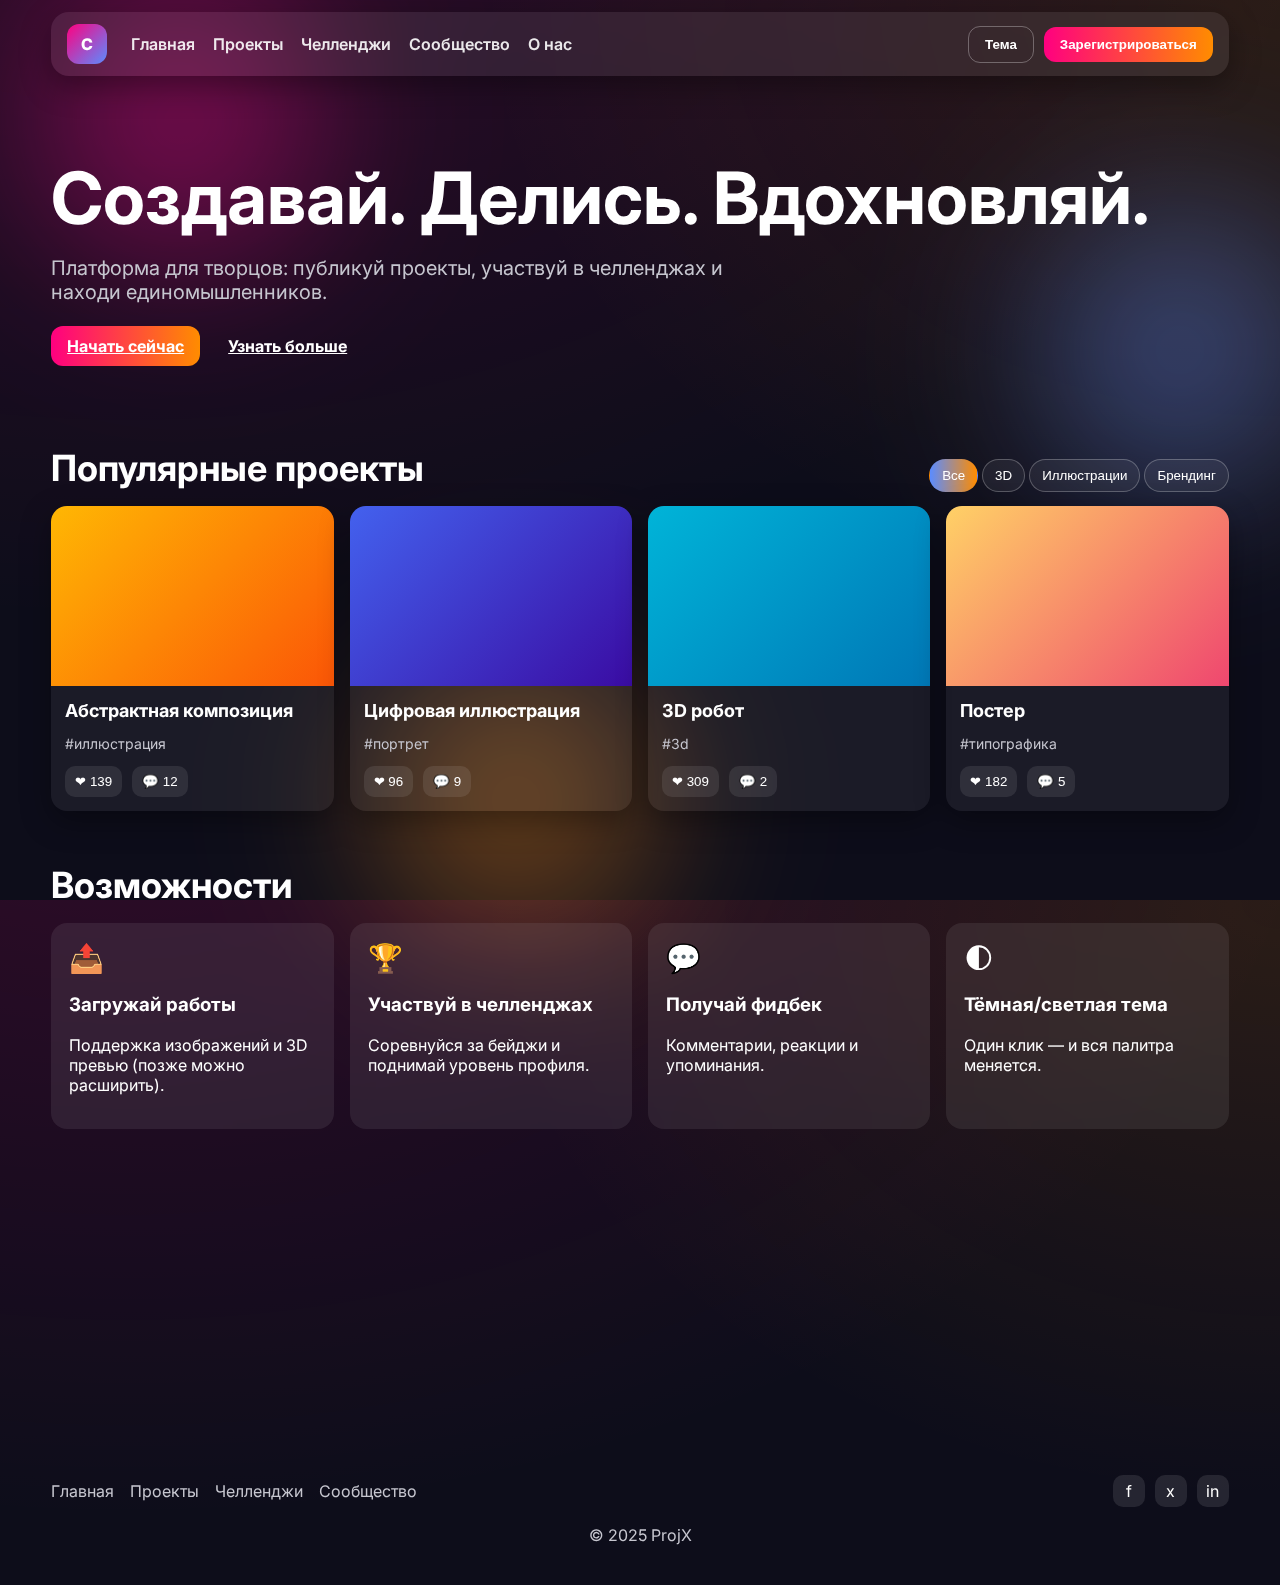
<file: index.html>
<!doctype html>
<html lang="ru">
<head>
  <meta charset="utf-8" />
  <meta name="viewport" content="width=device-width, initial-scale=1" />
  <title> ProjX  — Создавай. Делись. Вдохновляй.</title>
  <link rel="preconnect" href="https://fonts.googleapis.com">
  <link rel="preconnect" href="https://fonts.gstatic.com" crossorigin>
  <link href="https://fonts.googleapis.com/css2?family=Inter:wght@400;600;800&display=swap" rel="stylesheet">
  <link rel="stylesheet" href="styles.css" />
</head>
<body>
  <!-- Floating background blobs -->
  <div class="blob b1"></div>
  <div class="blob b2"></div>
  <div class="blob b3"></div>

  <header class="container glass">
    <div class="logo">C</div>
    <nav class="nav">
      <a href="#home">Главная</a>
      <a href="#projects">Проекты</a>
      <a href="#challenges">Челленджи</a>
      <a href="#community">Сообщество</a>
      <a href="#about">О нас</a>
    </nav>
    <div class="actions">
      <button id="themeToggle" class="btn btn-outline" aria-label="Переключить тему">Тема</button>
      <button class="btn btn-primary">Зарегистрироваться</button>
      <button class="menu" aria-label="Меню">☰</button>
    </div>
  </header>

  <main id="home" class="container">
    <section class="hero reveal">
      <h1>Создавай. Делись. Вдохновляй.</h1>
      <p class="sub">Платформа для творцов: публикуй проекты, участвуй в челленджах и находи единомышленников.</p>
      <div class="cta">
        <a href="#projects" class="btn btn-primary">Начать сейчас</a>
        <a href="#features" class="btn btn-ghost">Узнать больше</a>
      </div>
    </section>

    <section id="projects" class="section reveal">
      <div class="section-head">
        <h2>Популярные проекты</h2>
        <div class="filters">
          <button class="chip active">Все</button>
          <button class="chip">3D</button>
          <button class="chip">Иллюстрации</button>
          <button class="chip">Брендинг</button>
        </div>
      </div>
      <div class="grid cards" id="projectGrid">
        <!-- Cards get populated by JS from /assets/projects.json OR fallback below -->
        <article class="card">
          <div class="thumb gradient g1" role="img" aria-label="Абстрактная композиция"></div>
          <div class="card-body">
            <h3>Абстрактная композиция</h3>
            <p class="meta">#иллюстрация</p>
            <div class="card-actions">
              <button class="icon-btn" aria-label="Нравится">❤ <span>139</span></button>
              <button class="icon-btn" aria-label="Комментарии">💬 <span>12</span></button>
            </div>
          </div>
        </article>
        <article class="card">
          <div class="thumb gradient g2" role="img" aria-label="Цифровая иллюстрация"></div>
          <div class="card-body">
            <h3>Цифровая иллюстрация</h3>
            <p class="meta">#портрет</p>
            <div class="card-actions">
              <button class="icon-btn">❤ <span>96</span></button>
              <button class="icon-btn">💬 <span>9</span></button>
            </div>
          </div>
        </article>
        <article class="card">
          <div class="thumb gradient g3" role="img" aria-label="3D робот"></div>
          <div class="card-body">
            <h3>3D робот</h3>
            <p class="meta">#3d</p>
            <div class="card-actions">
              <button class="icon-btn">❤ <span>309</span></button>
              <button class="icon-btn">💬 <span>2</span></button>
            </div>
          </div>
        </article>
        <article class="card">
          <div class="thumb gradient g4" role="img" aria-label="Постер"></div>
          <div class="card-body">
            <h3>Постер</h3>
            <p class="meta">#типографика</p>
            <div class="card-actions">
              <button class="icon-btn">❤ <span>182</span></button>
              <button class="icon-btn">💬 <span>5</span></button>
            </div>
          </div>
        </article>
      </div>
    </section>

    <section id="features" class="section reveal">
      <h2>Возможности</h2>
      <div class="grid features">
        <div class="feature glass">
          <div class="icon">📤</div>
          <h3>Загружай работы</h3>
          <p>Поддержка изображений и 3D превью (позже можно расширить).</p>
        </div>
        <div class="feature glass">
          <div class="icon">🏆</div>
          <h3>Участвуй в челленджах</h3>
          <p>Соревнуйся за бейджи и поднимай уровень профиля.</p>
        </div>
        <div class="feature glass">
          <div class="icon">💬</div>
          <h3>Получай фидбек</h3>
          <p>Комментарии, реакции и упоминания.</p>
        </div>
        <div class="feature glass">
          <div class="icon">🌓</div>
          <h3>Тёмная/светлая тема</h3>
          <p>Один клик — и вся палитра меняется.</p>
        </div>
      </div>
    </section>

    <section class="testimonial reveal">
      <div class="avatar"></div>
      <blockquote>Эта платформа помогла мне представить свои работы широкой аудитории и вдохновилась от других творческих людей.</blockquote>
      <cite>— Анастасия Волкова</cite>
    </section>
  </main>

  <footer class="container">
    <nav class="footer-nav">
      <a href="#home">Главная</a>
      <a href="#projects">Проекты</a>
      <a href="#challenges">Челленджи</a>
      <a href="#community">Сообщество</a>
    </nav>
    <div class="socials">
      <a href="#" aria-label="Facebook">f</a>
      <a href="#" aria-label="Twitter">x</a>
      <a href="#" aria-label="LinkedIn">in</a>
    </div>
    <p class="copy">© 2025 ProjX </p>
  </footer>

  <script src="app.js"></script>
</body>
</html>
</file>
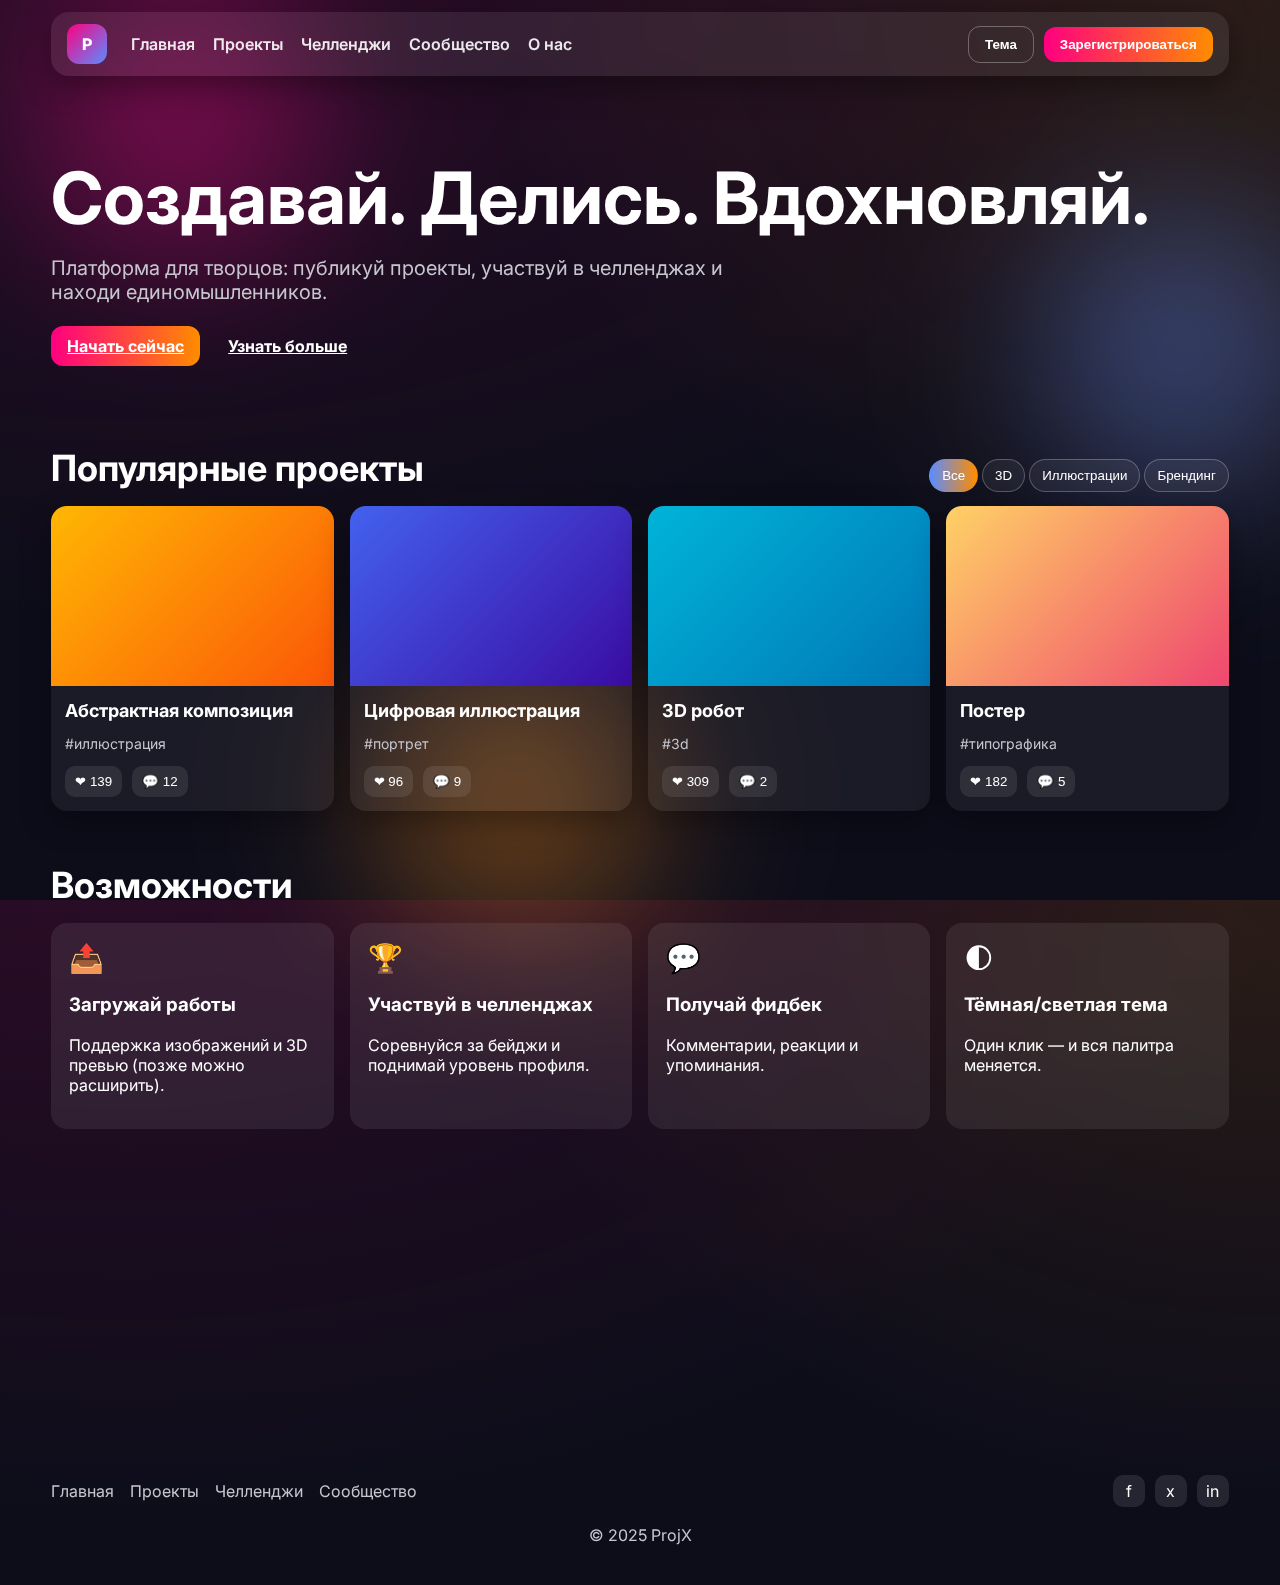
<file: ProjX/index.html>
<!doctype html>
<html lang="ru">
<head>
  <meta charset="utf-8" />
  <meta name="viewport" content="width=device-width, initial-scale=1" />
  <title> ProjX  — Создавай. Делись. Вдохновляй.</title>
  <link rel="preconnect" href="https://fonts.googleapis.com">
  <link rel="preconnect" href="https://fonts.gstatic.com" crossorigin>
  <link href="https://fonts.googleapis.com/css2?family=Inter:wght@400;600;800&display=swap" rel="stylesheet">
  <link rel="stylesheet" href="styles.css" />
  <link rel="stylesheet" href="regestr.css">
</head>
<body>
  
  <div class="blob b1"></div>
  <div class="blob b2"></div>
  <div class="blob b3"></div>

  <header class="container glass">
    <div class="logo">Р</div>
    <nav class="nav">
      <a href="#home">Главная</a>
      <a href="#projects">Проекты</a>
      <a href="#challenges">Челленджи</a>
      <a href="#community">Сообщество</a>
      <a href="#about">О нас</a>
    </nav>
    <div class="actions">
      <button id="themeToggle" class="btn btn-outline" aria-label="Переключить тему">Тема</button>
    <button class="btn btn-primary"
     onclick="document.getElementById('myModal').style.display='block'">
  Зарегистрироваться
</button>

<div id="myModal" class="modal">
  <div class="modal-content">
    <h2>Регистрация успешна!</h2>
    <p>Добро пожаловать!</p>
    <button onclick="document.getElementById('myModal').style.display='none'">
      Закрыть
    </button>
  </div>
</div>
      <button class="menu" aria-label="Меню">☰</button>
    </div>

    </header>

  <main id="home" class="container">
    <section class="hero reveal">
      <h1>Создавай. Делись. Вдохновляй.</h1>
      <p class="sub">Платформа для творцов: публикуй проекты, участвуй в челленджах и находи единомышленников.</p>
      <div class="cta">
        <a href="#projects" class="btn btn-primary">Начать сейчас</a>
        <a href="#features" class="btn btn-ghost">Узнать больше</a>
      </div>
    </section>

    <section id="projects" class="section reveal">
      <div class="section-head">
        <h2>Популярные проекты</h2>
        <div class="filters">
          <button class="chip active">Все</button>
          <button class="chip">3D</button>
          <button class="chip">Иллюстрации</button>
          <button class="chip">Брендинг</button>
        </div>
      </div>
      <div class="grid cards" id="projectGrid">
      
        <article class="card">
          <div class="thumb gradient g1" role="img" aria-label="Абстрактная композиция"></div>
          <div class="card-body">
            <h3>Абстрактная композиция</h3>
            <p class="meta">#иллюстрация</p>
            <div class="card-actions">
              <button class="icon-btn" aria-label="Нравится">❤ <span>139</span></button>
              <button class="icon-btn" aria-label="Комментарии">💬 <span>12</span></button>
            </div>
          </div>
        </article>
        <article class="card">
          <div class="thumb gradient g2" role="img" aria-label="Цифровая иллюстрация"></div>
          <div class="card-body">
            <h3>Цифровая иллюстрация</h3>
            <p class="meta">#портрет</p>
            <div class="card-actions">
              <button class="icon-btn">❤ <span>96</span></button>
              <button class="icon-btn">💬 <span>9</span></button>
            </div>
          </div>
        </article>
        <article class="card">
          <div class="thumb gradient g3" role="img" aria-label="3D робот"></div>
          <div class="card-body">
            <h3>3D робот</h3>
            <p class="meta">#3d</p>
            <div class="card-actions">
              <button class="icon-btn">❤ <span>309</span></button>
              <button class="icon-btn">💬 <span>2</span></button>
            </div>
          </div>
        </article>
        <article class="card">
          <div class="thumb gradient g4" role="img" aria-label="Постер"></div>
          <div class="card-body">
            <h3>Постер</h3>
            <p class="meta">#типографика</p>
            <div class="card-actions">
              <button class="icon-btn">❤ <span>182</span></button>
              <button class="icon-btn">💬 <span>5</span></button>
            </div>
          </div>
        </article>
      </div>
    </section>

    <section id="features" class="section reveal">
      <h2>Возможности</h2>
      <div class="grid features">
        <div class="feature glass">
          <div class="icon">📤</div>
          <h3>Загружай работы</h3>
          <p>Поддержка изображений и 3D превью (позже можно расширить).</p>
        </div>
        <div class="feature glass">
          <div class="icon">🏆</div>
          <h3>Участвуй в челленджах</h3>
          <p>Соревнуйся за бейджи и поднимай уровень профиля.</p>
        </div>
        <div class="feature glass">
          <div class="icon">💬</div>
          <h3>Получай фидбек</h3>
          <p>Комментарии, реакции и упоминания.</p>
        </div>
        <div class="feature glass">
          <div class="icon">🌓</div>
          <h3>Тёмная/светлая тема</h3>
          <p>Один клик — и вся палитра меняется.</p>
        </div>
      </div>
    </section>

    <section class="testimonial reveal">
      <div class="avatar"></div>
      <blockquote>Эта платформа помогла мне представить свои работы широкой аудитории и вдохновилась от других творческих людей.</blockquote>
      <cite>— Brimstoun</cite> 
    </section>
  </main>

  <footer class="container">
    <nav class="footer-nav">
      <a href="#home">Главная</a>
      <a href="#projects">Проекты</a>
      <a href="#challenges">Челленджи</a>
      <a href="#community">Сообщество</a>
    </nav>
    <div class="socials">
      <a href="#" aria-label="Facebook">f</a>
      <a href="#" aria-label="Twitter">x</a>
      <a href="#" aria-label="LinkedIn">in</a>
    </div>
    <p class="copy">© 2025 ProjX </p>
  </footer>

  <script src="app.js"></script>
</body>
</html>
</file>
<file: styles.css>
/* ============ Base & Tokens ============ */
:root {
  --bg: #0d0d1a;
  --fg: #ffffff;
  --muted: #c6c6cf;
  --card: rgba(255,255,255,0.06);
  --glass: rgba(255,255,255,0.08);
  --accent1: #ff0080;
  --accent2: #ff8c00;
  --accent3: #5b8cff;
  --shadow: 0 10px 30px rgba(0,0,0,0.35);
}

:root.light {
  --bg: #0f1020;
  --fg: #ffffff;
}

* { box-sizing: border-box; }
html, body { height: 100%; }
body {
  margin: 0;
  font-family: 'Inter', system-ui, -apple-system, Segoe UI, Roboto, Arial, sans-serif;
  background: radial-gradient(1200px 800px at 10% -20%, rgba(255,0,128,0.15), transparent),
              radial-gradient(800px 600px at 100% 0%, rgba(255,140,0,0.12), transparent),
              var(--bg);
  color: var(--fg);
  overflow-x: hidden;
}

/* Floating blobs */
.blob {
  position: fixed;
  width: 520px; height: 520px;
  filter: blur(60px);
  z-index: -1;
  opacity: 0.45;
  mix-blend-mode: screen;
}
.b1 { background: radial-gradient(circle, var(--accent1), transparent 60%);
      top: -140px; left: -80px; animation: float 18s ease-in-out infinite; }
.b2 { background: radial-gradient(circle, var(--accent3), transparent 60%);
      right: -160px; top: 10vh; animation: float 22s ease-in-out infinite reverse; }
.b3 { background: radial-gradient(circle, var(--accent2), transparent 60%);
      left: 20vw; bottom: -160px; animation: float 26s ease-in-out infinite; }
@keyframes float {
  0%,100% { transform: translateY(0) translateX(0) scale(1); }
  50%     { transform: translateY(-30px) translateX(20px) scale(1.05); }
}

/* Layout */
.container { width: min(1200px, 92%); margin: 0 auto; }
header.container {
  position: sticky; top: 12px; z-index: 50;
  display: grid; grid-template-columns: 48px 1fr auto; gap: 16px;
  align-items: center; padding: 12px 16px; border-radius: 18px;
  backdrop-filter: blur(10px); background: var(--glass); box-shadow: var(--shadow);
}
.logo { width: 40px; height: 40px; border-radius: 12px; display: grid; place-items: center;
  background: linear-gradient(135deg, var(--accent1), var(--accent3));
  font-weight: 800; }
.nav { display: flex; gap: 18px; flex-wrap: wrap; }
.nav a { color: var(--fg); opacity: .9; text-decoration: none; font-weight: 600; }
.nav a:hover { opacity: 1; transform: translateY(-1px); }
.actions { display: flex; gap: 10px; align-items: center; }
.menu { display: none; background: transparent; border: 0; font-size: 22px; color: var(--fg); }

.btn { border-radius: 12px; padding: 10px 16px; font-weight: 700; cursor: pointer; }
.btn-primary { background: linear-gradient(90deg, var(--accent1), var(--accent2)); border: 0; color: #fff; }
.btn-outline { background: transparent; border: 1px solid rgba(255,255,255,0.3); color: #fff; }
.btn-ghost { background: transparent; border: 0; color: #fff; text-decoration: underline; }

/* Sections */
.hero { text-align: left; padding: 96px 0 40px; }
.hero h1 { font-size: clamp(32px, 7vw, 72px); margin: 0 0 10px; line-height: 1.05; }
.hero .sub { font-size: clamp(16px, 2.2vw, 20px); color: var(--muted); max-width: 720px; }
.hero .cta { margin-top: 22px; display: flex; gap: 12px; }

.section { padding: 40px 0 12px; }
.section-head { display: flex; justify-content: space-between; align-items: center; gap: 16px; }
.section h2 { font-size: clamp(24px, 3.4vw, 36px); margin: 0 0 16px; }

/* Chips */
.chip { border: 1px solid rgba(255,255,255,0.25); background: rgba(255,255,255,0.06);
  color: #fff; padding: 8px 12px; border-radius: 999px; cursor: pointer; }
.chip.active, .chip:hover { background: linear-gradient(90deg, var(--accent3), var(--accent2)); border-color: transparent; }

/* Cards */
.grid { display: grid; gap: 16px; }
.cards { grid-template-columns: repeat(4, 1fr); }
.card { background: var(--card); border-radius: 16px; overflow: hidden; box-shadow: var(--shadow); transition: transform .2s ease; }
.card:hover { transform: translateY(-4px); }
.thumb { height: 180px; }
.gradient.g1 { background: linear-gradient(135deg, #ffb703, #fb5607); }
.gradient.g2 { background: linear-gradient(135deg, #4361ee, #3a0ca3); }
.gradient.g3 { background: linear-gradient(135deg, #00b4d8, #0077b6); }
.gradient.g4 { background: linear-gradient(135deg, #ffd166, #ef476f); }
.card-body { padding: 14px; }
.card-body h3 { margin: 0 0 6px; font-size: 18px; }
.meta { color: var(--muted); font-size: 14px; }
.card-actions { display: flex; gap: 10px; margin-top: 10px; }
.icon-btn { border: 0; background: rgba(255,255,255,0.09); color: #fff; border-radius: 10px; padding: 8px 10px; cursor: pointer; }

/* Features */
.features { grid-template-columns: repeat(4, 1fr); }
.feature { padding: 18px; border-radius: 16px; }
.feature .icon { font-size: 28px; margin-bottom: 6px; }

/* Testimonial */
.testimonial { text-align: center; padding: 60px 0 80px; max-width: 760px; margin: 0 auto; }
.avatar { width: 72px; height: 72px; border-radius: 50%; margin: 0 auto 12px;
  background: linear-gradient(135deg, var(--accent1), var(--accent3)); }
blockquote { margin: 0 auto 8px; font-size: 18px; line-height: 1.6; color: var(--muted); }
cite { color: #fff; font-style: normal; }

/* Footer */
footer.container { display: grid; grid-template-columns: 1fr auto; gap: 12px; padding: 24px 0 40px; align-items: center; }
.footer-nav { display: flex; gap: 16px; flex-wrap: wrap; }
.footer-nav a { color: var(--muted); text-decoration: none; }
.footer-nav a:hover { color: #fff; }
.socials { display: flex; gap: 10px; }
.socials a { width: 32px; height: 32px; border-radius: 10px; display: grid; place-items: center; background: rgba(255,255,255,0.1); color: #fff; text-decoration: none; }
.copy { grid-column: 1 / -1; text-align: center; color: var(--muted); margin: 6px 0 0; }

/* Glass helper */
.glass { background: var(--glass); backdrop-filter: blur(10px); }

/* Reveal on scroll */
.reveal { opacity: 0; transform: translateY(20px); transition: all .6s ease; }
.reveal.visible { opacity: 1; transform: translateY(0); }

/* Responsive */
@media (max-width: 1000px) {
  .cards { grid-template-columns: repeat(2, 1fr); }
  .features { grid-template-columns: repeat(2, 1fr); }
}

@media (max-width: 640px) {
  header.container { grid-template-columns: auto auto auto; }
  .nav { display: none; }
  .menu { display: inline-block; }
  .cards { grid-template-columns: 1fr; }
}
</file>
<file: ProjX/styles.css>
/* ============ Base & Tokens ============ */
:root {
  --bg: #0d0d1a;
  --fg: #ffffff;
  --muted: #c6c6cf;
  --card: rgba(255,255,255,0.06);
  --glass: rgba(255,255,255,0.08);
  --accent1: #ff0080;
  --accent2: #ff8c00;
  --accent3: #5b8cff;
  --shadow: 0 10px 30px rgba(0,0,0,0.35);
}

:root.light {
  --bg: #0f1020;
  --fg: #ffffff;
}

* { box-sizing: border-box; }
html, body { height: 100%; }
body {
  margin: 0;
  font-family: 'Inter', system-ui, -apple-system, Segoe UI, Roboto, Arial, sans-serif;
  background: radial-gradient(1200px 800px at 10% -20%, rgba(255,0,128,0.15), transparent),
              radial-gradient(800px 600px at 100% 0%, rgba(255,140,0,0.12), transparent),
              var(--bg);
  color: var(--fg);
  overflow-x: hidden;
}

/* Floating blobs */
.blob {
  position: fixed;
  width: 520px; height: 520px;
  filter: blur(60px);
  z-index: -1;
  opacity: 0.45;
  mix-blend-mode: screen;
}
.b1 { background: radial-gradient(circle, var(--accent1), transparent 60%);
      top: -140px; left: -80px; animation: float 18s ease-in-out infinite; }
.b2 { background: radial-gradient(circle, var(--accent3), transparent 60%);
      right: -160px; top: 10vh; animation: float 22s ease-in-out infinite reverse; }
.b3 { background: radial-gradient(circle, var(--accent2), transparent 60%);
      left: 20vw; bottom: -160px; animation: float 26s ease-in-out infinite; }
@keyframes float {
  0%,100% { transform: translateY(0) translateX(0) scale(1); }
  50%     { transform: translateY(-30px) translateX(20px) scale(1.05); }
}

/* Layout */
.container { width: min(1200px, 92%); margin: 0 auto; }
header.container {
  position: sticky; top: 12px; z-index: 50;
  display: grid; grid-template-columns: 48px 1fr auto; gap: 16px;
  align-items: center; padding: 12px 16px; border-radius: 18px;
  backdrop-filter: blur(10px); background: var(--glass); box-shadow: var(--shadow);
}
.logo { width: 40px; height: 40px; border-radius: 12px; display: grid; place-items: center;
  background: linear-gradient(135deg, var(--accent1), var(--accent3));
  font-weight: 800; }
.nav { display: flex; gap: 18px; flex-wrap: wrap; }
.nav a { color: var(--fg); opacity: .9; text-decoration: none; font-weight: 600; }
.nav a:hover { opacity: 1; transform: translateY(-1px); }
.actions { display: flex; gap: 10px; align-items: center; }
.menu { display: none; background: transparent; border: 0; font-size: 22px; color: var(--fg); }

.btn { border-radius: 12px; padding: 10px 16px; font-weight: 700; cursor: pointer; }
.btn-primary { background: linear-gradient(90deg, var(--accent1), var(--accent2)); border: 0; color: #fff; }
.btn-outline { background: transparent; border: 1px solid rgba(255,255,255,0.3); color: #fff; }
.btn-ghost { background: transparent; border: 0; color: #fff; text-decoration: underline; }

/* Sections */
.hero { text-align: left; padding: 96px 0 40px; }
.hero h1 { font-size: clamp(32px, 7vw, 72px); margin: 0 0 10px; line-height: 1.05; }
.hero .sub { font-size: clamp(16px, 2.2vw, 20px); color: var(--muted); max-width: 720px; }
.hero .cta { margin-top: 22px; display: flex; gap: 12px; }

.section { padding: 40px 0 12px; }
.section-head { display: flex; justify-content: space-between; align-items: center; gap: 16px; }
.section h2 { font-size: clamp(24px, 3.4vw, 36px); margin: 0 0 16px; }

/* Chips */
.chip { border: 1px solid rgba(255,255,255,0.25); background: rgba(255,255,255,0.06);
  color: #fff; padding: 8px 12px; border-radius: 999px; cursor: pointer; }
.chip.active, .chip:hover { background: linear-gradient(90deg, var(--accent3), var(--accent2)); border-color: transparent; }

/* Cards */
.grid { display: grid; gap: 16px; }
.cards { grid-template-columns: repeat(4, 1fr); }
.card { background: var(--card); border-radius: 16px; overflow: hidden; box-shadow: var(--shadow); transition: transform .2s ease; }
.card:hover { transform: translateY(-4px); }
.thumb { height: 180px; }
.gradient.g1 { background: linear-gradient(135deg, #ffb703, #fb5607); }
.gradient.g2 { background: linear-gradient(135deg, #4361ee, #3a0ca3); }
.gradient.g3 { background: linear-gradient(135deg, #00b4d8, #0077b6); }
.gradient.g4 { background: linear-gradient(135deg, #ffd166, #ef476f); }
.card-body { padding: 14px; }
.card-body h3 { margin: 0 0 6px; font-size: 18px; }
.meta { color: var(--muted); font-size: 14px; }
.card-actions { display: flex; gap: 10px; margin-top: 10px; }
.icon-btn { border: 0; background: rgba(255,255,255,0.09); color: #fff; border-radius: 10px; padding: 8px 10px; cursor: pointer; }

/* Features */
.features { grid-template-columns: repeat(4, 1fr); }
.feature { padding: 18px; border-radius: 16px; }
.feature .icon { font-size: 28px; margin-bottom: 6px; }

/* Testimonial */
.testimonial { text-align: center; padding: 60px 0 80px; max-width: 760px; margin: 0 auto; }
.avatar { width: 72px; height: 72px; border-radius: 50%; margin: 0 auto 12px;
  background: linear-gradient(135deg, var(--accent1), var(--accent3)); }
blockquote { margin: 0 auto 8px; font-size: 18px; line-height: 1.6; color: var(--muted); }
cite { color: #fff; font-style: normal; }

/* Footer */
footer.container { display: grid; grid-template-columns: 1fr auto; gap: 12px; padding: 24px 0 40px; align-items: center; }
.footer-nav { display: flex; gap: 16px; flex-wrap: wrap; }
.footer-nav a { color: var(--muted); text-decoration: none; }
.footer-nav a:hover { color: #fff; }
.socials { display: flex; gap: 10px; }
.socials a { width: 32px; height: 32px; border-radius: 10px; display: grid; place-items: center; background: rgba(255,255,255,0.1); color: #fff; text-decoration: none; }
.copy { grid-column: 1 / -1; text-align: center; color: var(--muted); margin: 6px 0 0; }

/* Glass helper */
.glass { background: var(--glass); backdrop-filter: blur(10px); }

/* Reveal on scroll */
.reveal { opacity: 0; transform: translateY(20px); transition: all .6s ease; }
.reveal.visible { opacity: 1; transform: translateY(0); }

/* Responsive */
@media (max-width: 1000px) {
  .cards { grid-template-columns: repeat(2, 1fr); }
  .features { grid-template-columns: repeat(2, 1fr); }
}

@media (max-width: 640px) {
  header.container { grid-template-columns: auto auto auto; }
  .nav { display: none; }
  .menu { display: inline-block; }
  .cards { grid-template-columns: 1fr; }
}
</file>
<file: ProjX/regestr.css>
.modal {
  display: none; 
  position: fixed; 
  z-index: 500px; 
  left: 0; 
  top: 0;
  width: 100%; 
  height: 100%; 
  background-color: rgba(0,0,0,0.5);
  animation: fadeIn 0.3s ease;
}

.modal-content {
  background: #4d15a7;
  padding: 20px;
  width: 500px;
  border-radius: 10px;
  text-align: center;

  position: absolute;
  top: 100%;
  left: 9%;
  transform: translate(-50%, 50%) scale(0.8);
  opacity: 0;
  animation: popup 0.3s ease forwards;
}

/* Анимация фона */
@keyframes fadeIn {
  from { background-color: rgba(0,0,0,0); }
  to { background-color: rgba(0,0,0,0.5); }
}

/* Анимация окна */
@keyframes popup {
  to {
    transform: translate(50%, 50%) scale(1);
    opacity:1;
}
}
</file>
